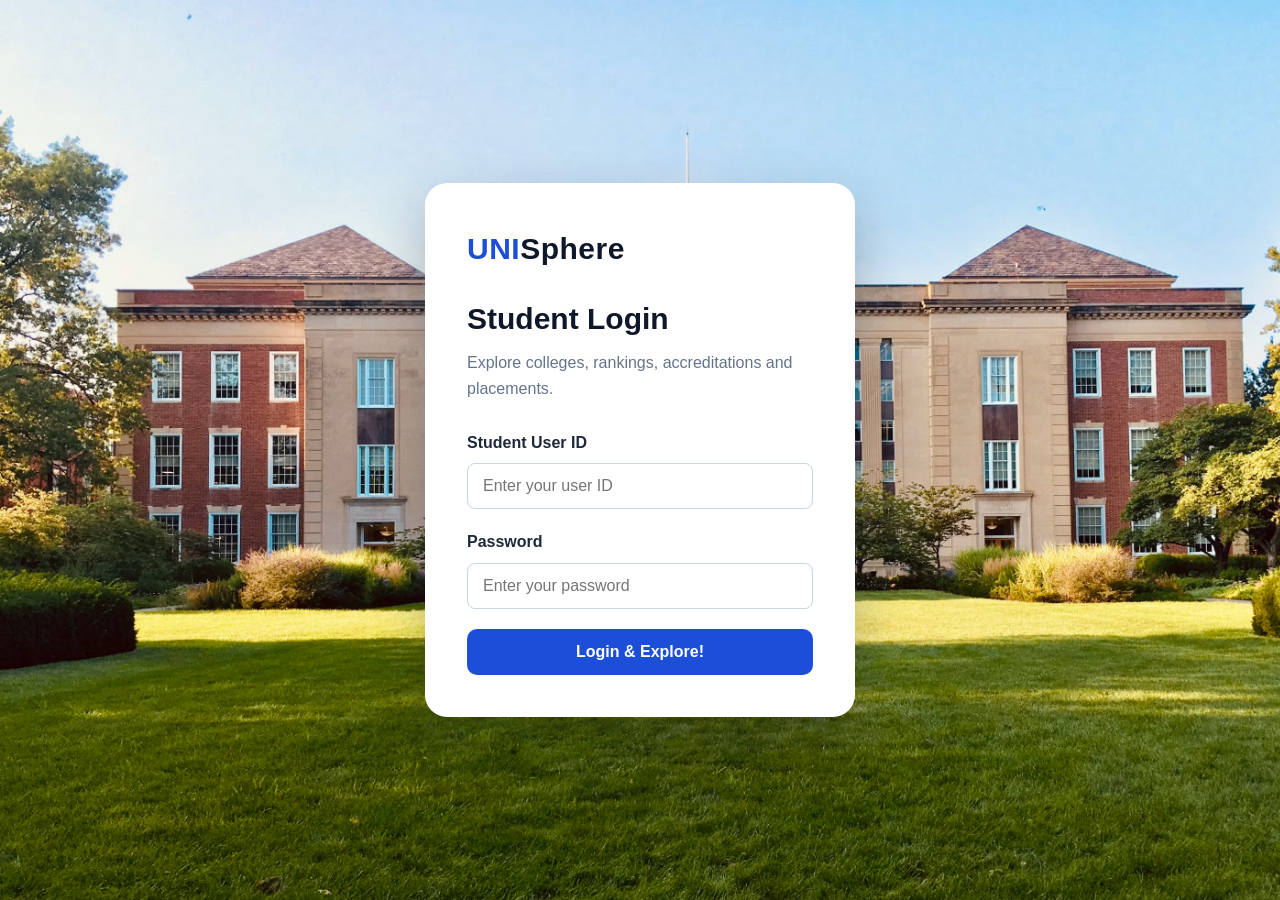
<file: index.html>
<!DOCTYPE html>
<html lang="en">
<head>
    <meta charset="UTF-8">
    <meta name="viewport" content="width=device-width, initial-scale=1.0">
    <title>Login</title>
    <link rel="stylesheet" href="style.css">
</head>
<body>

<main class="login-page">
    <section class="login-box">
        <div class="logo">UNI<span>Sphere</span></div>

        <h1>Student Login</h1>
        <p class="login-subtitle">
            Explore colleges, rankings, accreditations and placements.
        </p>
        <form action="home.html" method="get">
            <div class="form-group">
                <label for="user-id">Student User ID</label>
                <input
                    type="text"
                    id="user-id"
                    name="user-id"
                    placeholder="Enter your user ID"
                    required
                >
            </div>

            <div class="form-group">
                <label for="password">Password</label>
                <input
                    type="password"
                    id="password"
                    name="password"
                    placeholder="Enter your password"
                    required
                >
            </div>

            <button class="login-button" type="submit">Login & Explore!</button>
        </form>
    </section>
</main>

</body>
</html>
</file>
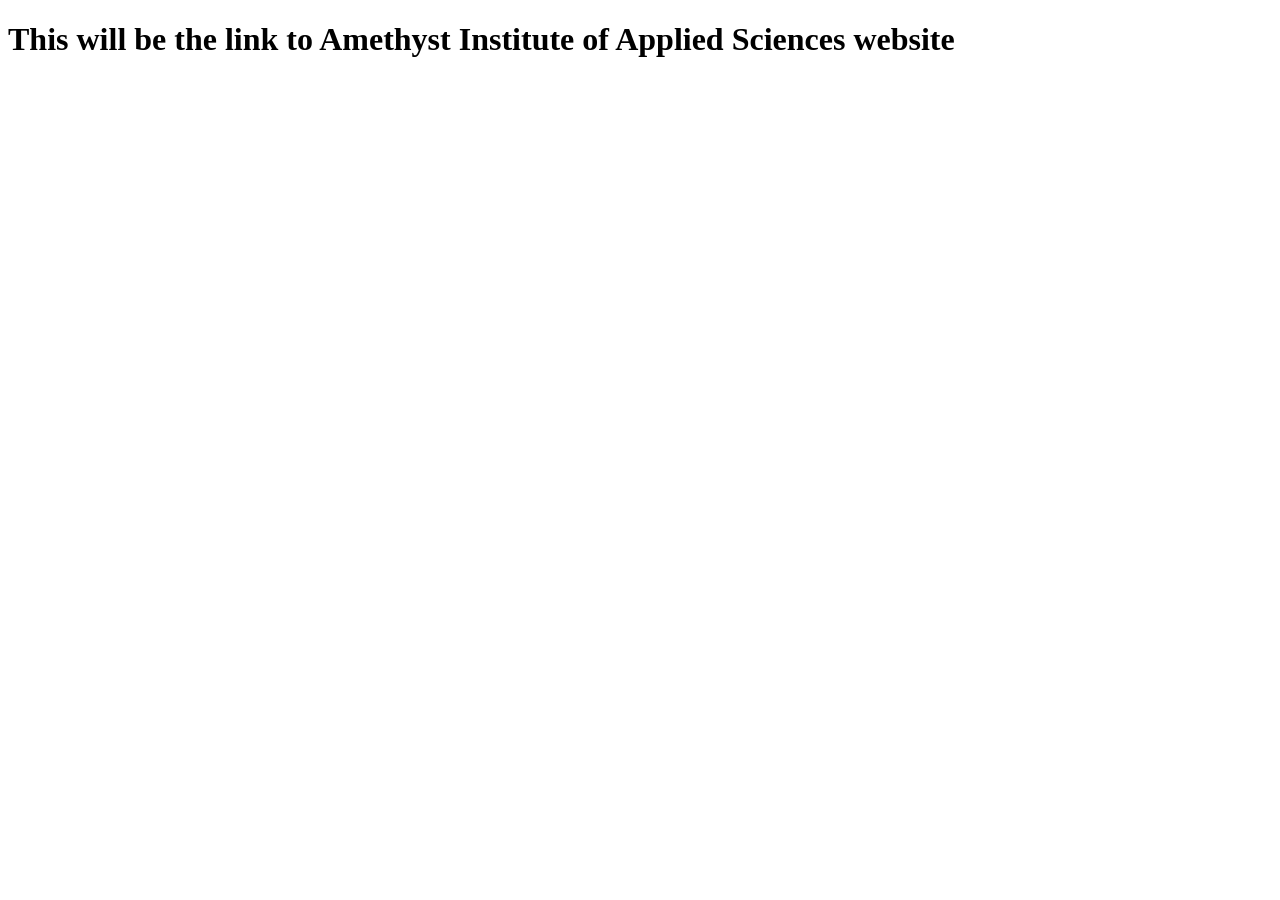
<file: amythest.html>
<!DOCTYPE html>
<html lang="en">
<head>
    <meta charset="UTF-8">
    <meta name="viewport" content="width=device-width, initial-scale=1.0">
    <title>Document</title>
</head>
<body>
    <h1>This will be the link to Amethyst Institute of Applied Sciences website</h1>
</body>
</html>
</file>
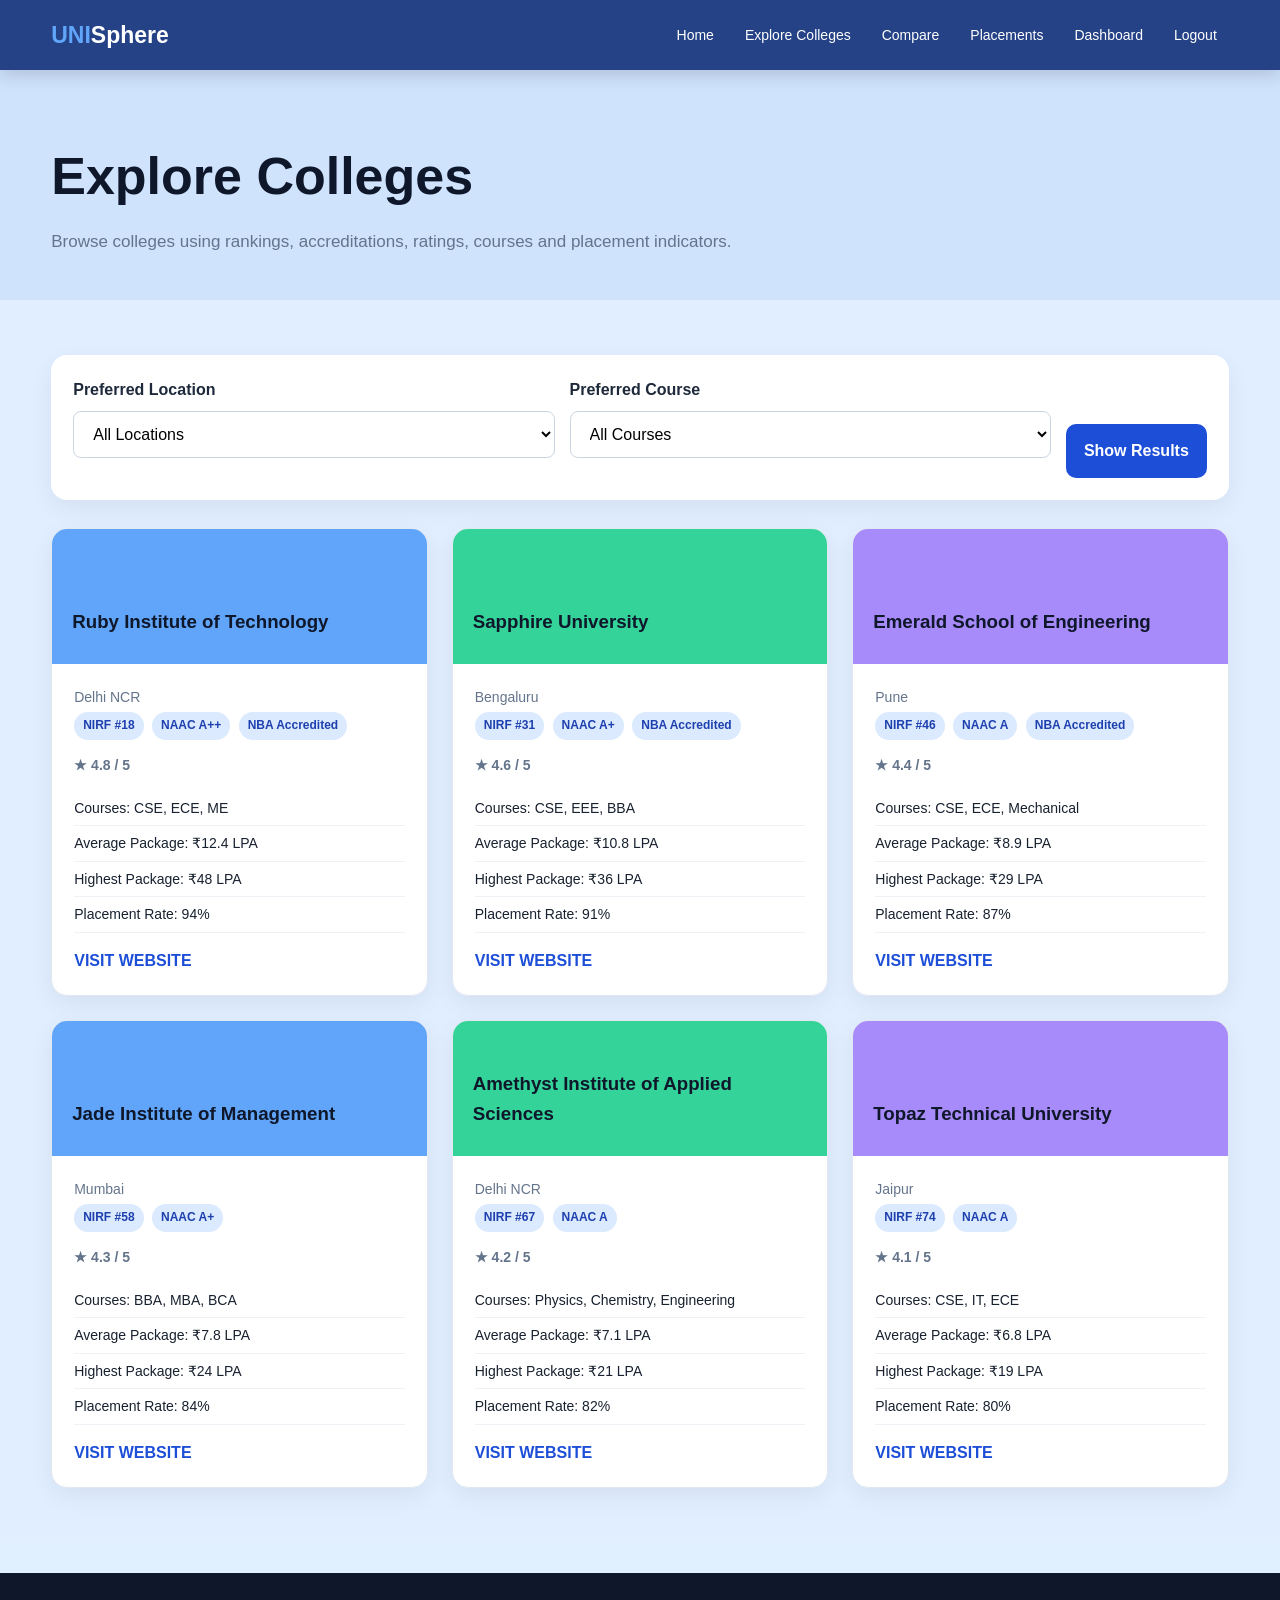
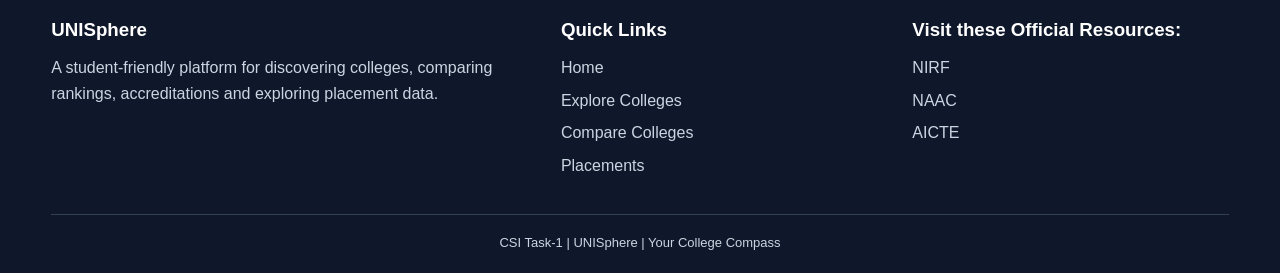
<file: colleges.html>
<!DOCTYPE html>
<html lang="en">
<head>
    <meta charset="UTF-8">
    <meta name="viewport" content="width=device-width, initial-scale=1.0">
    <title>Explore Colleges | College Explorer</title>
    <link rel="stylesheet" href="style.css">
</head>
<body>

<nav class="navbar">
    <div class="nav-container">
        <a class="nav-brand" href="home.html">UNI<span>Sphere</span></a>

        <ul class="nav-links">
            <li><a href="home.html" >Home</a></li>
            <li><a href="colleges.html">Explore Colleges</a></li>
            <li><a href="compare.html">Compare</a></li>
            <li><a href="placements.html">Placements</a></li>
            <li><a href="dashboard.html">Dashboard</a></li>
            <li><a href="login.html">Logout</a></li>
        </ul>
    </div>
</nav>


<header class="page-header">
    <div class="container">
        <h1>Explore Colleges</h1>
        <p>
            Browse colleges using rankings, accreditations, ratings,
            courses and placement indicators.
        </p>
    </div>
</header>

<section class="section">
    <div class="container">
        <div class="filter-box">
            <div class="form-group">
                <label for="location">Preferred Location</label>
                <select id="location">
                    <option>All Locations</option>
                    <option>Delhi NCR</option>
                    <option>Mumbai</option>
                    <option>Bengaluru</option>
                    <option>Pune</option>
                    <option>Chennai</option>
                </select>
            </div>

            <div class="form-group">
                <label for="course">Preferred Course</label>
                <select id="course">
                    <option>All Courses</option>
                    <option>Computer Science</option>
                    <option>Electronics</option>
                    <option>Mechanical Engineering</option>
                    <option>Business Administration</option>
                </select>
            </div>

            <a href="#college-list" class="primary-button">Show Results</a>
        </div>

        <div id="college-list" class="college-grid">

            <article class="card college-card">
                <div class="college-top">
                    <h3>Ruby Institute of Technology</h3>
                </div>
                <div class="college-content">
                    <p>Delhi NCR</p>
                    <span class="badge">NIRF #18</span>
                    <span class="badge">NAAC A++</span>
                    <span class="badge">NBA Accredited</span>
                    <p class="rating">★ 4.8 / 5</p>
                    <ul class="detail-list">
                        <li>Courses: CSE, ECE, ME</li>
                        <li>Average Package: ₹12.4 LPA</li>
                        <li>Highest Package: ₹48 LPA</li>
                        <li>Placement Rate: 94%</li>
                    </ul>
                    <a class="text-link" href="ruby.html">VISIT WEBSITE</a>
                </div>
            </article>

            <article class="card college-card">
                <div class="college-top green">
                    <h3>Sapphire University</h3>
                </div>
                <div class="college-content">
                    <p>Bengaluru</p>
                    <span class="badge">NIRF #31</span>
                    <span class="badge">NAAC A+</span>
                    <span class="badge">NBA Accredited</span>
                    <p class="rating">★ 4.6 / 5</p>
                    <ul class="detail-list">
                        <li>Courses: CSE, EEE, BBA</li>
                        <li>Average Package: ₹10.8 LPA</li>
                        <li>Highest Package: ₹36 LPA</li>
                        <li>Placement Rate: 91%</li>
                    </ul>
                    <a class="text-link" href="sapphire.html">VISIT WEBSITE</a>
                </div>
            </article>

            <article class="card college-card">
                <div class="college-top purple">
                    <h3>Emerald School of Engineering</h3>
                </div>
                <div class="college-content">
                    <p>Pune</p>
                    <span class="badge">NIRF #46</span>
                    <span class="badge">NAAC A</span>
                    <span class="badge">NBA Accredited</span>
                    <p class="rating">★ 4.4 / 5</p>
                    <ul class="detail-list">
                        <li>Courses: CSE, ECE, Mechanical</li>
                        <li>Average Package: ₹8.9 LPA</li>
                        <li>Highest Package: ₹29 LPA</li>
                        <li>Placement Rate: 87%</li>
                    </ul>
                    <a class="text-link" href="emerald.html">VISIT WEBSITE</a>
                </div>
            </article>

            <article class="card college-card">
                <div class="college-top">
                    <h3>Jade Institute of Management</h3>
                </div>
                <div class="college-content">
                    <p>Mumbai</p>
                    <span class="badge">NIRF #58</span>
                    <span class="badge">NAAC A+</span>
                    <p class="rating">★ 4.3 / 5</p>
                    <ul class="detail-list">
                        <li>Courses: BBA, MBA, BCA</li>
                        <li>Average Package: ₹7.8 LPA</li>
                        <li>Highest Package: ₹24 LPA</li>
                        <li>Placement Rate: 84%</li>
                    </ul>
                    <a class="text-link" href="jade.html">VISIT WEBSITE</a>
                </div>
            </article>

            <article class="card college-card">
                <div class="college-top green">
                    <h3>Amethyst Institute of Applied Sciences</h3>
                </div>
                <div class="college-content">
                    <p>Delhi NCR</p>
                    <span class="badge">NIRF #67</span>
                    <span class="badge">NAAC A</span>
                    <p class="rating">★ 4.2 / 5</p>
                    <ul class="detail-list">
                        <li>Courses: Physics, Chemistry, Engineering</li>
                        <li>Average Package: ₹7.1 LPA</li>
                        <li>Highest Package: ₹21 LPA</li>
                        <li>Placement Rate: 82%</li>
                    </ul>
                    <a class="text-link" href="amythest.html">VISIT WEBSITE</a>
                </div>
            </article>

            <article class="card college-card">
                <div class="college-top purple">
                    <h3>Topaz Technical University</h3>
                </div>
                <div class="college-content">
                    <p>Jaipur</p>
                    <span class="badge">NIRF #74</span>
                    <span class="badge">NAAC A</span>
                    <p class="rating">★ 4.1 / 5</p>
                    <ul class="detail-list">
                        <li>Courses: CSE, IT, ECE</li>
                        <li>Average Package: ₹6.8 LPA</li>
                        <li>Highest Package: ₹19 LPA</li>
                        <li>Placement Rate: 80%</li>
                    </ul>
                    <a class="text-link" href="topaz.html">VISIT WEBSITE</a>
                </div>
            </article>

        </div>
    </div>
</section>

<footer>
    <div class="container footer-grid">
        <div>
            <h3>UNISphere</h3>
            <p>
                A student-friendly platform for discovering colleges,
                comparing rankings, accreditations and exploring placement data.
            </p>
        </div>

        <div>
            <h3>Quick Links</h3>
            <ul>
                <li><a href="home.html">Home</a></li>
                <li><a href="colleges.html">Explore Colleges</a></li>
                <li><a href="compare.html">Compare Colleges</a></li>
                <li><a href="placements.html">Placements</a></li>
            </ul>
        </div>

        <div>
            <h3>Visit these Official Resources:</h3>
            <ul>
                <li>
                    <a href="https://www.nirfindia.org/" target="_blank" rel="noopener">
                        NIRF
                    </a>
                </li>
                <li>
                    <a href="https://www.naac.gov.in/" target="_blank" rel="noopener">
                        NAAC
                    </a>
                </li>
                <li>
                    <a href="https://www.aicte-india.org/" target="_blank" rel="noopener">
                        AICTE
                    </a>
                </li>
            </ul>
        </div>
    </div>

    <div class="container copyright">
        CSI Task-1 | UNISphere | Your College Compass
    </div>
</footer>


</body>
</html>
</file>
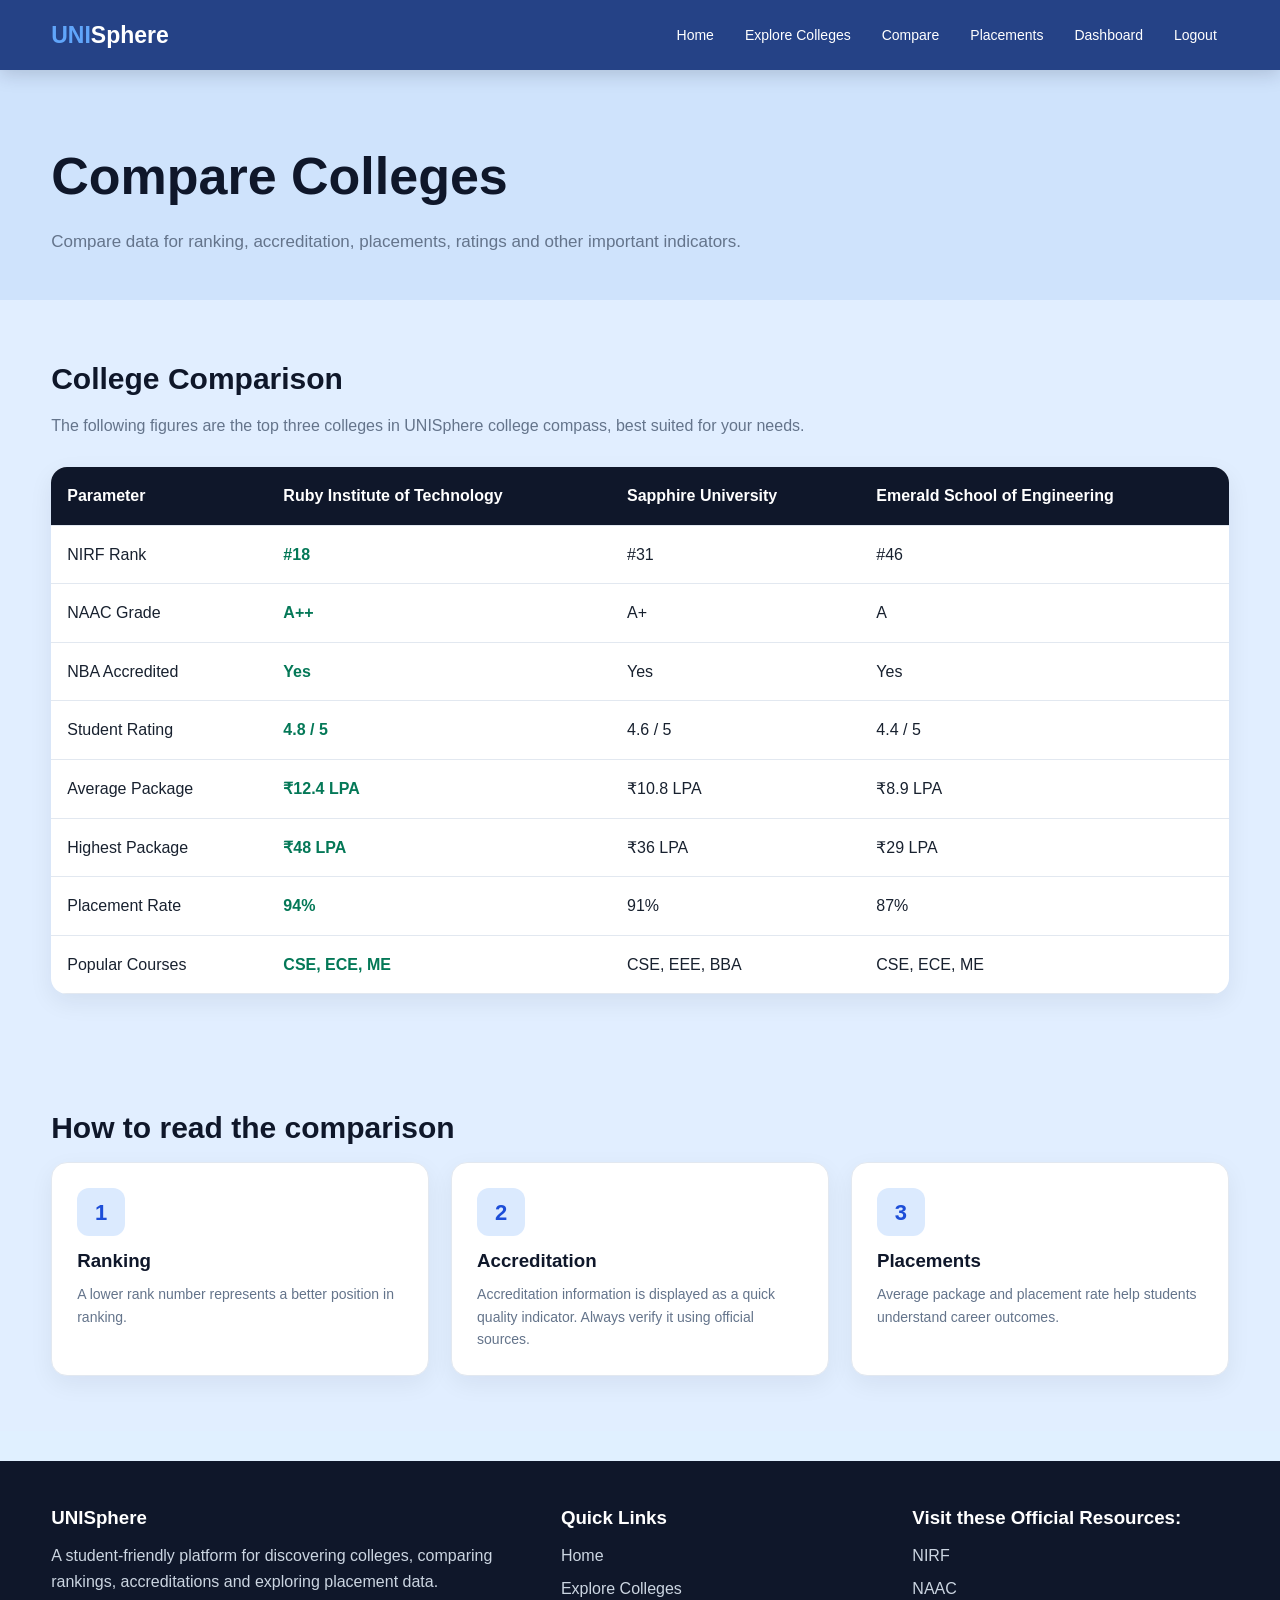
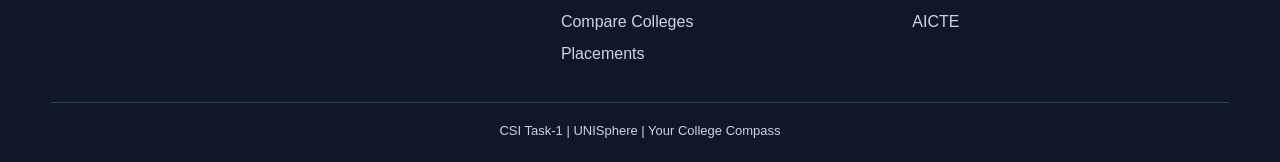
<file: compare.html>
<!DOCTYPE html>
<html lang="en">
<head>
    <meta charset="UTF-8">
    <meta name="viewport" content="width=device-width, initial-scale=1.0">
    <title>Compare Colleges | UNISphere</title>
    <link rel="stylesheet" href="style.css">
</head>
<body>

<nav class="navbar">
    <div class="nav-container">
        <a class="nav-brand" href="home.html">UNI<span>Sphere</span></a>

        <ul class="nav-links">
            <li><a href="home.html" >Home</a></li>
            <li><a href="colleges.html">Explore Colleges</a></li>
            <li><a href="compare.html">Compare</a></li>
            <li><a href="placements.html">Placements</a></li>
            <li><a href="dashboard.html">Dashboard</a></li>
            <li><a href="login.html">Logout</a></li>
        </ul>
    </div>
</nav>


<header class="page-header">
    <div class="container">
        <h1>Compare Colleges</h1>
        <p>
            Compare data for ranking, accreditation, placements,
            ratings and other important indicators.
        </p>
    </div>
</header>

<section class="section">
    <div class="container">
        <h2 class="section-title">College Comparison</h2>
        <p class="section-subtitle">
            The following figures are the top three colleges in UNISphere college compass, best suited for your needs.
        </p>
        <div class="table-wrap">
            <table class="comparison-table">
                <thead>
                    <tr>
                        <th>Parameter</th>
                        <th>Ruby Institute of Technology</th>
                        <th>Sapphire University</th>
                        <th>Emerald School of Engineering</th>
                    </tr>
                </thead>
                <tbody>
                    <tr>
                        <td>NIRF Rank</td>
                        <td class="good">#18</td>
                        <td>#31</td>
                        <td>#46</td>
                    </tr>
                    <tr>
                        <td>NAAC Grade</td>
                        <td class="good">A++</td>
                        <td>A+</td>
                        <td>A</td>
                    </tr>
                    <tr>
                        <td>NBA Accredited</td>
                        <td class="good">Yes</td>
                        <td>Yes</td>
                        <td>Yes</td>
                    </tr>
                    <tr>
                        <td>Student Rating</td>
                        <td class="good">4.8 / 5</td>
                        <td>4.6 / 5</td>
                        <td>4.4 / 5</td>
                    </tr>
                    <tr>
                        <td>Average Package</td>
                        <td class="good">₹12.4 LPA</td>
                        <td>₹10.8 LPA</td>
                        <td>₹8.9 LPA</td>
                    </tr>
                    <tr>
                        <td>Highest Package</td>
                        <td class="good">₹48 LPA</td>
                        <td>₹36 LPA</td>
                        <td>₹29 LPA</td>
                    </tr>
                    <tr>
                        <td>Placement Rate</td>
                        <td class="good">94%</td>
                        <td>91%</td>
                        <td>87%</td>
                    </tr>
                    <tr>
                        <td>Popular Courses</td>
                        <td class="good">CSE, ECE, ME</td>
                        <td>CSE, EEE, BBA</td>
                        <td>CSE, ECE, ME</td>
                    </tr>
                </tbody>
            </table>
        </div>
    </div>
</section>
<section class="section">
    <div class="container">
        <h2 class="section-title">How to read the comparison</h2>

        <div class="card-grid">
            <article class="card">
                <div class="card-icon">1</div>
                <h3>Ranking</h3>
                <p>
                    A lower rank number represents a better position in ranking.
                </p>
            </article>

            <article class="card">
                <div class="card-icon">2</div>
                <h3>Accreditation</h3>
                <p>
                    Accreditation information is displayed as a quick quality
                    indicator. Always verify it using official sources.
                </p>
            </article>

            <article class="card">
                <div class="card-icon">3</div>
                <h3>Placements</h3>
                <p>
                    Average package and placement rate help students understand
                    career outcomes.
                </p>
            </article>
        </div>
    </div>
</section>

<footer>
    <div class="container footer-grid">
        <div>
            <h3>UNISphere</h3>
            <p>
                A student-friendly platform for discovering colleges,
                comparing rankings, accreditations and exploring placement data.
            </p>
        </div>

        <div>
            <h3>Quick Links</h3>
            <ul>
                <li><a href="home.html">Home</a></li>
                <li><a href="colleges.html">Explore Colleges</a></li>
                <li><a href="compare.html">Compare Colleges</a></li>
                <li><a href="placements.html">Placements</a></li>
            </ul>
        </div>

        <div>
            <h3>Visit these Official Resources:</h3>
            <ul>
                <li>
                    <a href="https://www.nirfindia.org/" target="_blank" rel="noopener">
                        NIRF
                    </a>
                </li>
                <li>
                    <a href="https://www.naac.gov.in/" target="_blank" rel="noopener">
                        NAAC
                    </a>
                </li>
                <li>
                    <a href="https://www.aicte-india.org/" target="_blank" rel="noopener">
                        AICTE
                    </a>
                </li>
            </ul>
        </div>
    </div>

    <div class="container copyright">
        CSI Task-1 | UNISphere | Your College Compass
    </div>
</footer>


</body>
</html>
</file>
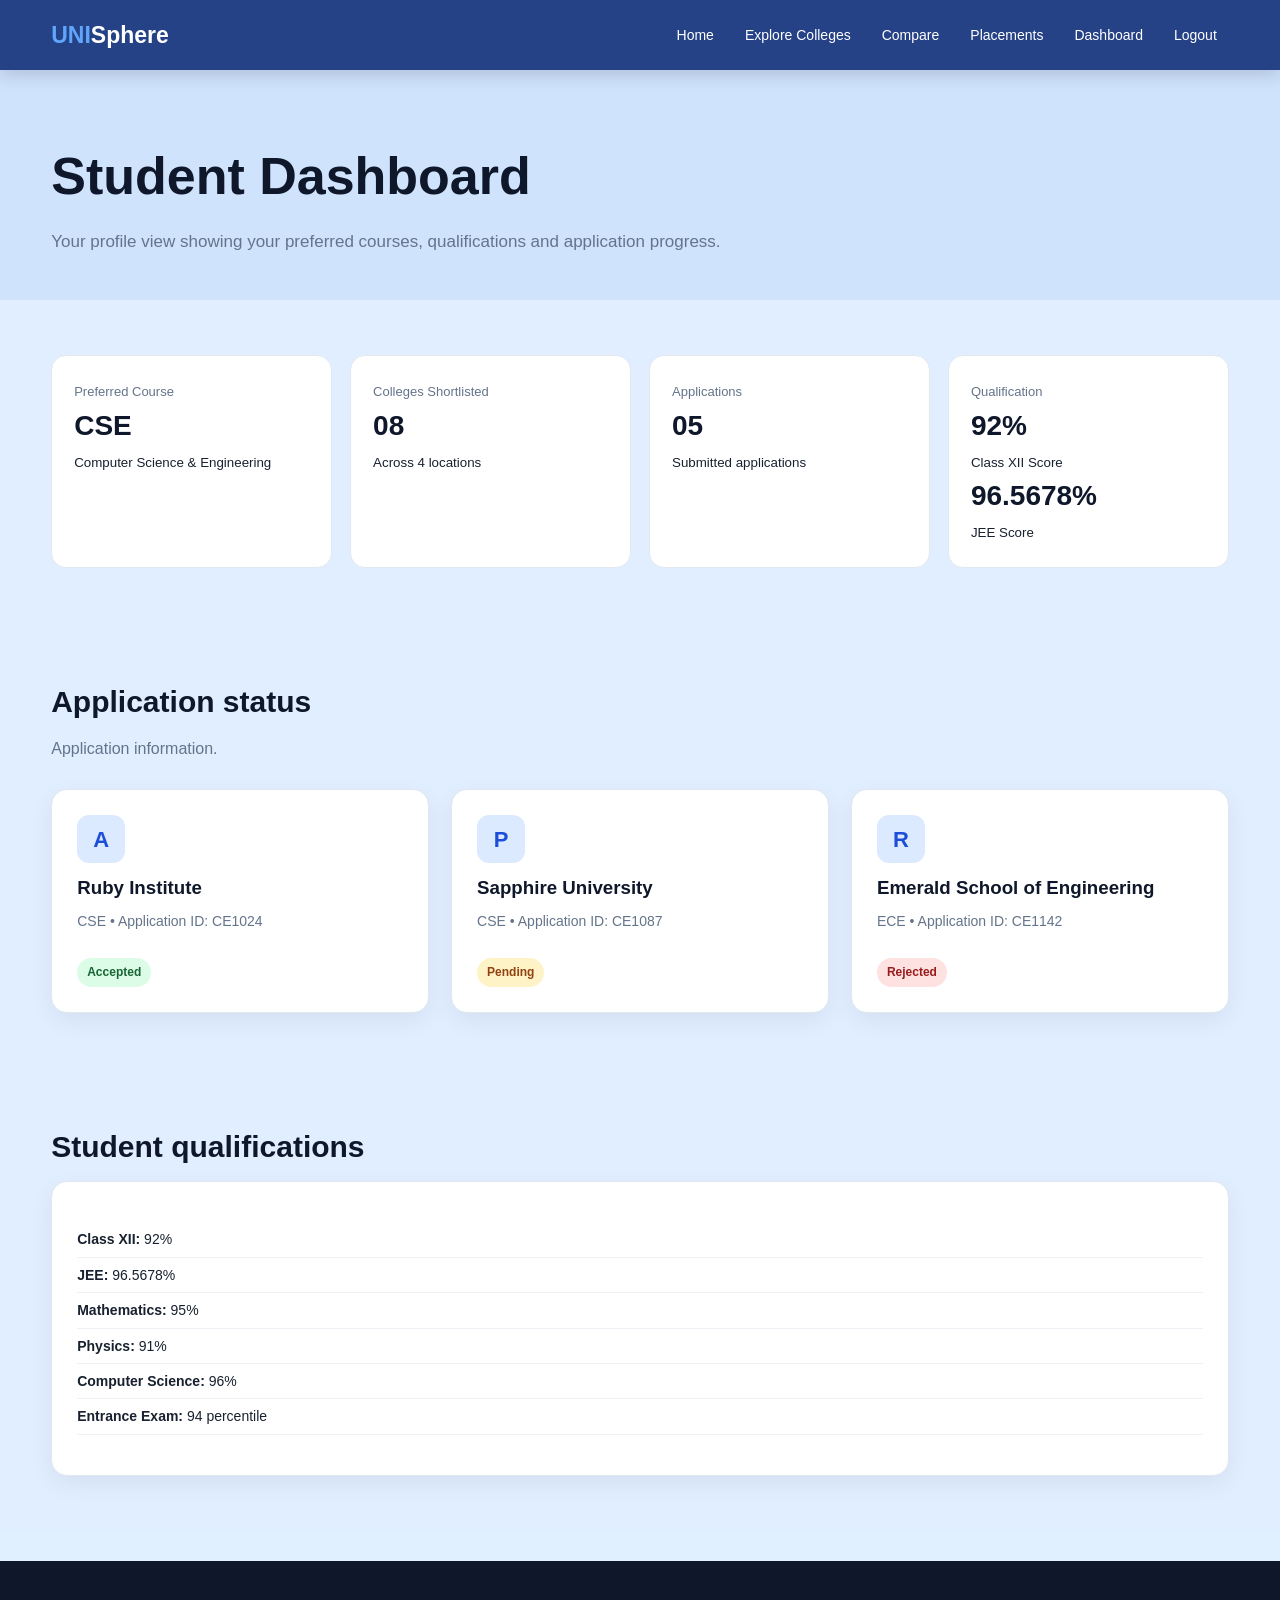
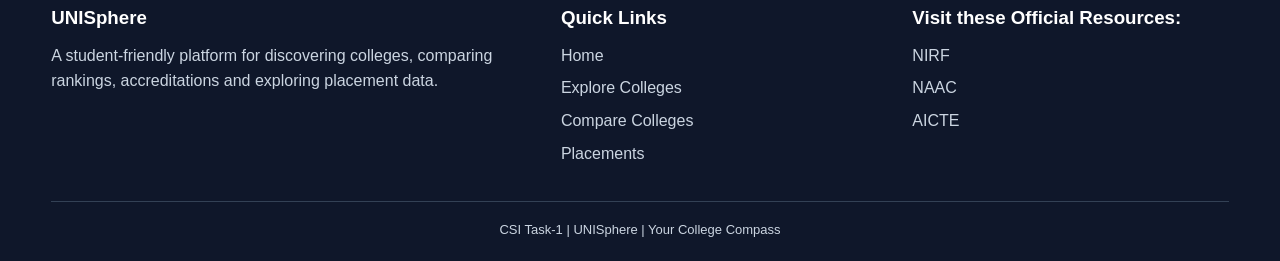
<file: dashboard.html>
<!DOCTYPE html>
<html lang="en">
<head>
    <meta charset="UTF-8">
    <meta name="viewport" content="width=device-width, initial-scale=1.0">
    <title>Student Dashboard | UNISphere</title>
    <link rel="stylesheet" href="style.css">
</head>
<body>

<nav class="navbar">
    <div class="nav-container">
        <a class="nav-brand" href="home.html">UNI<span>Sphere</span></a>

        <ul class="nav-links">
            <li><a href="home.html" >Home</a></li>
            <li><a href="colleges.html">Explore Colleges</a></li>
            <li><a href="compare.html">Compare</a></li>
            <li><a href="placements.html">Placements</a></li>
            <li><a href="dashboard.html">Dashboard</a></li>
            <li><a href="login.html">Logout</a></li>
        </ul>
    </div>
</nav>


<header class="page-header">
    <div class="container">
        <h1>Student Dashboard</h1>
        <p>
            Your profile view showing your preferred courses, qualifications
            and application progress.
        </p>
    </div>
</header>

<section class="section">
    <div class="container">
        <div class="dashboard-grid">
            <div class="stat-card">
                <span>Preferred Course</span>
                <strong>CSE</strong>
                <small>Computer Science & Engineering</small>
            </div>

            <div class="stat-card">
                <span>Colleges Shortlisted</span>
                <strong>08</strong>
                <small>Across 4 locations</small>
            </div>

            <div class="stat-card">
                <span>Applications</span>
                <strong>05</strong>
                <small>Submitted applications</small>
            </div>

            <div class="stat-card">
                <span>Qualification</span>
                <strong>92%</strong>
                <small>Class XII Score</small>
                <strong>96.5678%</strong>
                <small>JEE Score</small>
            </div>
        </div>
    </div>
</section>

<section class="section">
    <div class="container">
        <h2 class="section-title">Application status</h2>
        <p class="section-subtitle">Application information.</p>

        <div class="card-grid">
            <article class="card">
                <div class="card-icon">A</div>
                <h3>Ruby Institute</h3>
                <p>CSE • Application ID: CE1024</p>
                <br>
                <span class="status accepted">Accepted</span>
            </article>

            <article class="card">
                <div class="card-icon">P</div>
                <h3>Sapphire University</h3>
                <p>CSE • Application ID: CE1087</p>
                <br>
                <span class="status pending">Pending</span>
            </article>

            <article class="card">
                <div class="card-icon">R</div>
                <h3>Emerald School of Engineering</h3>
                <p>ECE • Application ID: CE1142</p>
                <br>
                <span class="status rejected">Rejected</span>
            </article>
        </div>
    </div>
</section>

<section class="section">
    <div class="container">
        <h2 class="section-title">Student qualifications</h2>

        <div class="card">
            <ul class="detail-list">
                <li><strong>Class XII:</strong> 92%</li>
                <li><strong>JEE:</strong> 96.5678%</li>
                <li><strong>Mathematics:</strong> 95%</li>
                <li><strong>Physics:</strong> 91%</li>
                <li><strong>Computer Science:</strong> 96%</li>
                <li><strong>Entrance Exam:</strong> 94 percentile</li>
            </ul>
        </div>
    </div>
</section>

<footer>
    <div class="container footer-grid">
        <div>
            <h3>UNISphere</h3>
            <p>
                A student-friendly platform for discovering colleges,
                comparing rankings, accreditations and exploring placement data.
            </p>
        </div>

        <div>
            <h3>Quick Links</h3>
            <ul>
                <li><a href="home.html">Home</a></li>
                <li><a href="colleges.html">Explore Colleges</a></li>
                <li><a href="compare.html">Compare Colleges</a></li>
                <li><a href="placements.html">Placements</a></li>
            </ul>
        </div>

        <div>
            <h3>Visit these Official Resources:</h3>
            <ul>
                <li>
                    <a href="https://www.nirfindia.org/" target="_blank" rel="noopener">
                        NIRF
                    </a>
                </li>
                <li>
                    <a href="https://www.naac.gov.in/" target="_blank" rel="noopener">
                        NAAC
                    </a>
                </li>
                <li>
                    <a href="https://www.aicte-india.org/" target="_blank" rel="noopener">
                        AICTE
                    </a>
                </li>
            </ul>
        </div>
    </div>

    <div class="container copyright">
        CSI Task-1 | UNISphere | Your College Compass
    </div>
</footer>


</body>
</html>
</file>
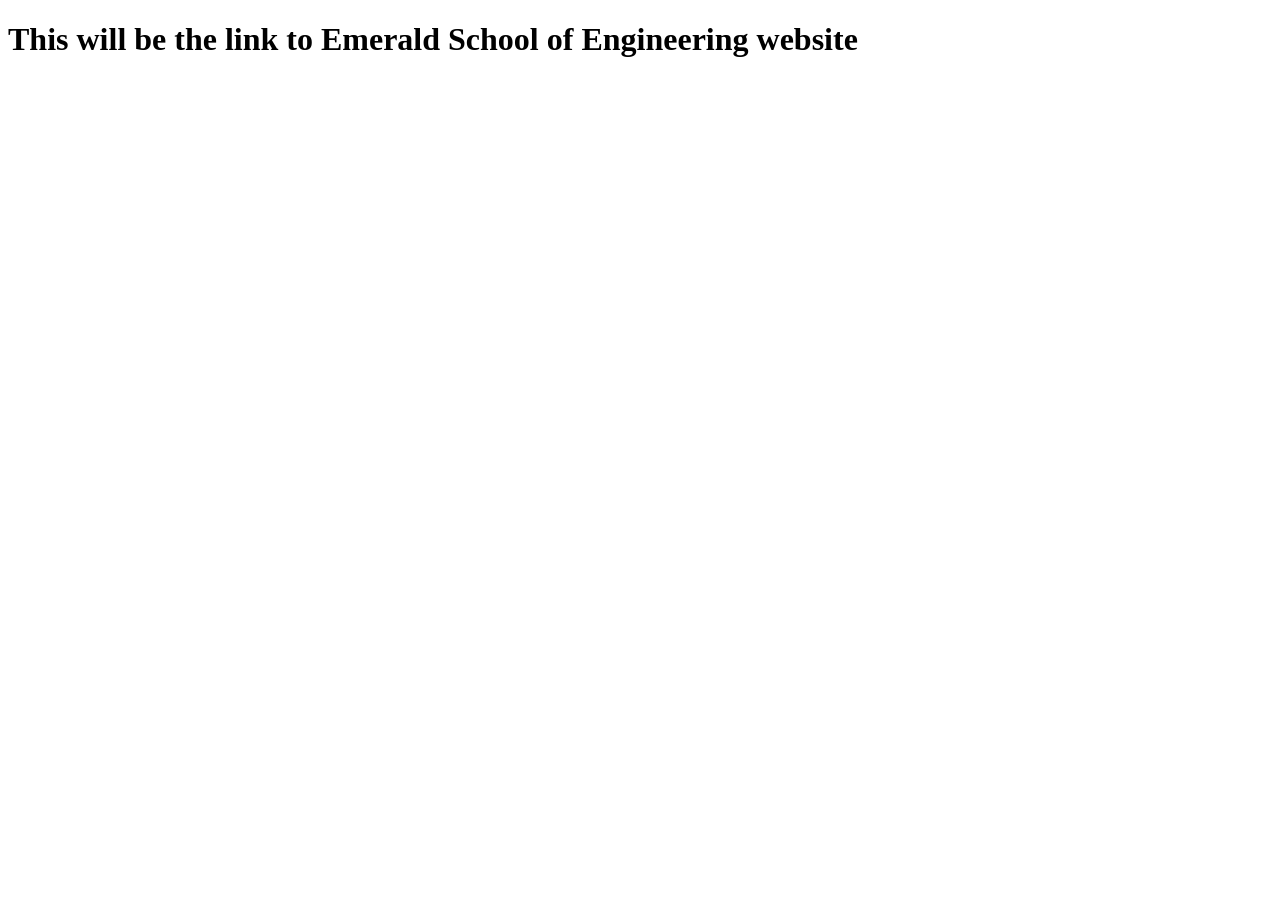
<file: emerald.html>
<!DOCTYPE html>
<html lang="en">
<head>
    <meta charset="UTF-8">
    <meta name="viewport" content="width=device-width, initial-scale=1.0">
    <title>Document</title>
</head>
<body>
    <h1>This will be the link to Emerald School of Engineering website</h1>
</body>
</html>
</file>
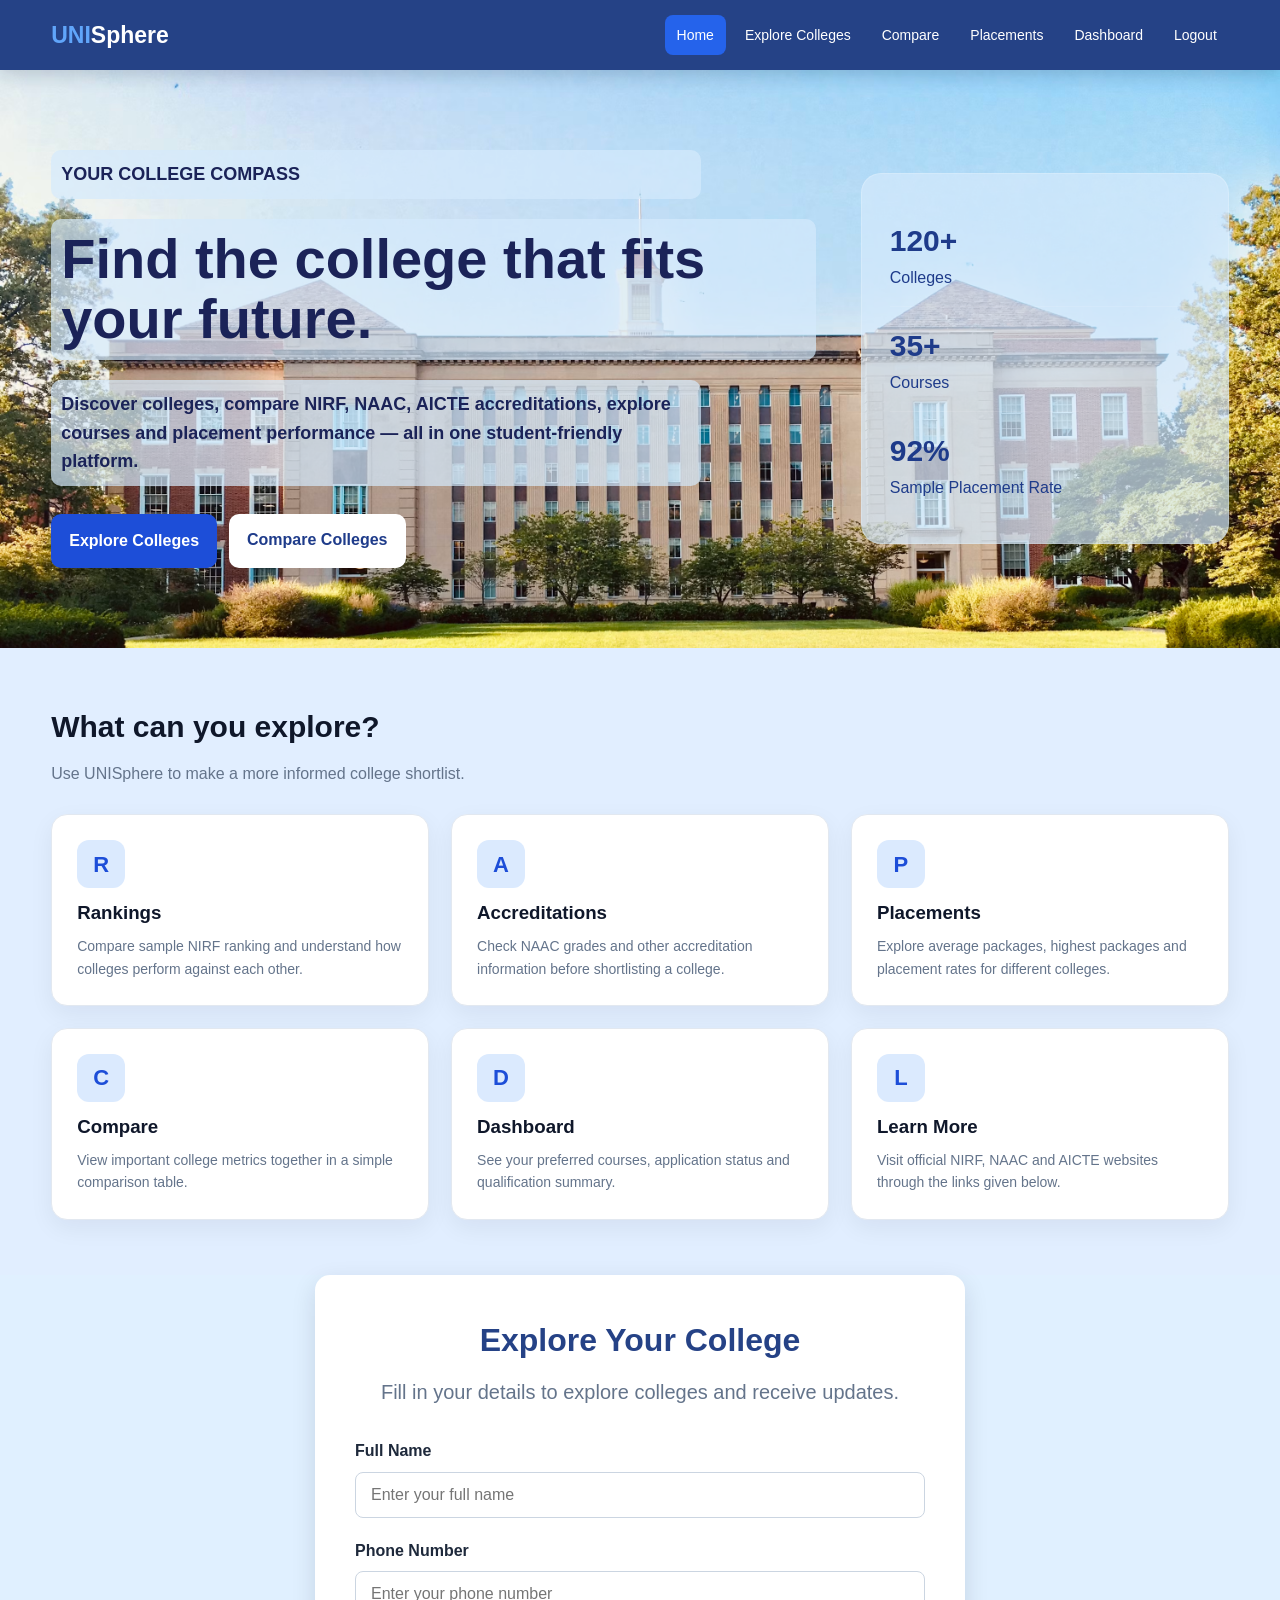
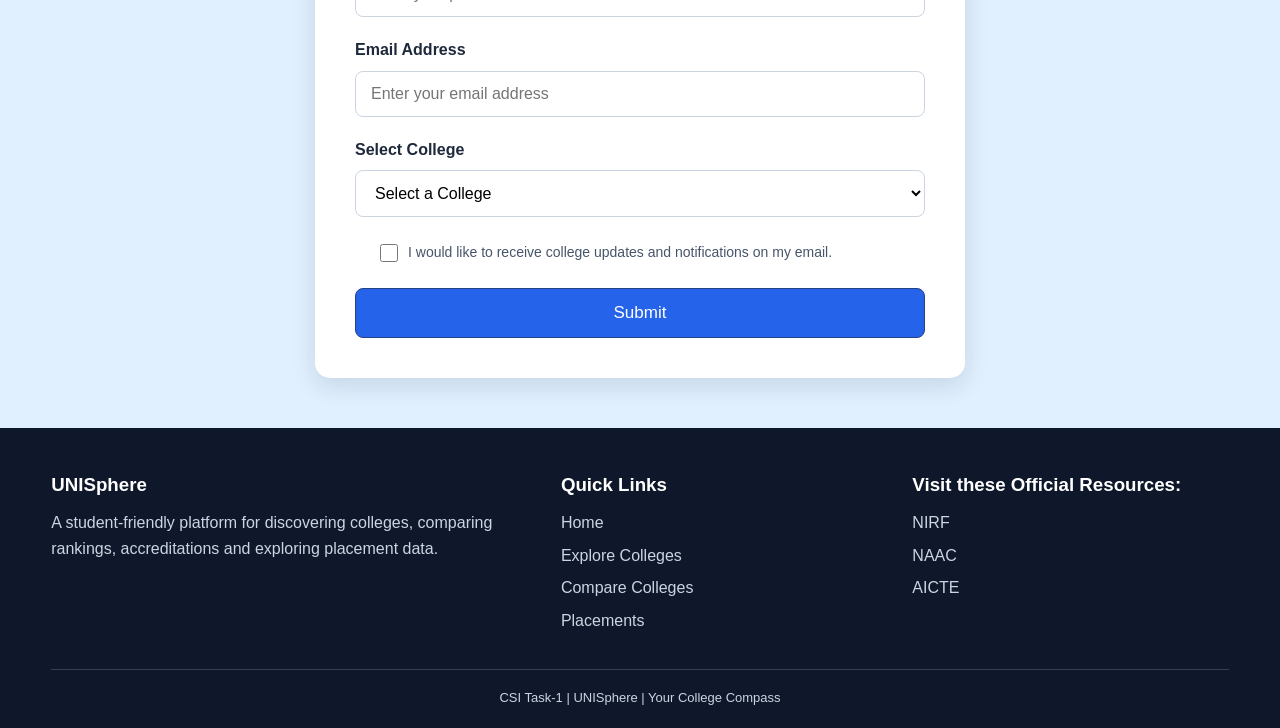
<file: home.html>
<!DOCTYPE html>
<html lang="en">
<head>
    <meta charset="UTF-8">
    <meta name="viewport" content="width=device-width, initial-scale=1.0">
    <title>Home | UNISphere</title>
    <link rel="stylesheet" href="style.css">
</head>
<body>

<nav class="navbar">
    <div class="nav-container">
        <a class="nav-brand" href="home.html">UNI<span>Sphere</span></a>

        <ul class="nav-links">
            <li><a href="home.html" class="active">Home</a></li>
            <li><a href="colleges.html">Explore Colleges</a></li>
            <li><a href="compare.html">Compare</a></li>
            <li><a href="placements.html">Placements</a></li>
            <li><a href="dashboard.html">Dashboard</a></li>
            <li><a href="index.html">Logout</a></li>
        </ul>
    </div>
</nav>


<header class="hero">
    <div class="container hero-grid">
        <div class="fade-in">
            <p>YOUR COLLEGE COMPASS</p>
            <h1>Find the college that fits your future.</h1>
            <p>
                Discover colleges, compare NIRF, NAAC, AICTE accreditations, explore
                courses and placement performance — all in one student-friendly platform.
            </p>

            <div class="hero-buttons">
                <a href="colleges.html" class="primary-button">Explore Colleges</a>
                <a href="compare.html" class="secondary-button">Compare Colleges</a>
            </div>
        </div>

        <aside class="hero-stat-box fade-in">
            <div class="hero-stat">
                <strong>120+</strong>
                Colleges
            </div>
            <div class="hero-stat">
                <strong>35+</strong>
                Courses
            </div>
            <div class="hero-stat">
                <strong>92%</strong>
                Sample Placement Rate
            </div>
        </aside>
    </div>
</header>

<section class="section">
    <div class="container">
        <h2 class="section-title">What can you explore?</h2>
        <p class="section-subtitle">
            Use UNISphere to make a more informed college shortlist.
        </p>

        <div class="card-grid">
            <article class="card">
                <div class="card-icon">R</div>
                <h3>Rankings</h3>
                <p>
                    Compare sample NIRF ranking and understand how colleges
                    perform against each other.
                </p>
            </article>

            <article class="card">
                <div class="card-icon">A</div>
                <h3>Accreditations</h3>
                <p>
                    Check NAAC grades and other accreditation information
                    before shortlisting a college.
                </p>
            </article>

            <article class="card">
                <div class="card-icon">P</div>
                <h3>Placements</h3>
                <p>
                    Explore average packages, highest packages and placement
                    rates for different colleges.
                </p>
            </article>

            <article class="card">
                <div class="card-icon">C</div>
                <h3>Compare</h3>
                <p>
                    View important college metrics together in a simple comparison
                    table.
                </p>
            </article>

            <article class="card">
                <div class="card-icon">D</div>
                <h3>Dashboard</h3>
                <p>
                    See your preferred courses, application status and
                    qualification summary.
                </p>
            </article>

            <article class="card">
                <div class="card-icon">L</div>
                <h3>Learn More</h3>
                <p>
                    Visit official NIRF, NAAC and AICTE websites through the links given below.
                </p>
            </article>
        </div>
    </div>
</section>
<section class="registration-section">
    <div class="form-container">
        <h2>Explore Your College</h2>
        <p>Fill in your details to explore colleges and receive updates.</p>
        <!-- Name -->
        <div class="form-group">
        <label for="name">Full Name</label>
        <input type="text" id="name" placeholder="Enter your full name" required>
        </div>
        <!-- Phone Number -->
        <div class="form-group">
        <label for="phone">Phone Number</label>
        <input type="tel" id="phone" placeholder="Enter your phone number" maxlength="10" required>
        </div>
        <!-- Email -->
        <div class="form-group">
        <label for="email">Email Address</label>
                <input type="email" id="email" placeholder="Enter your email address" required>
        </div>
        <!-- College Dropdown -->
        <div class="form-group">
        <label for="college">Select College</label>
        <select id="college" name="college" required>
        <option>Select a College</option>
                    <option value="ruby">
                        Ruby Institute of Technology
                    </option>

                    <option value="topaz">
                        Topaz Technical University
                    </option>

                    <option value="amythest">
                        Amethyst Institute of Applied Sciences
                    </option>

                    <option value="sapphire">
                        Sapphire University
                    </option>

                    <option value="jade">
                        Jade Institute of Management
                    </option>

                    <option value="emerald">
                        Emerald School of Engineering
                    </option>

                </select>
            </div>

        <!-- email -->
        <div class="checkbox-group">
        <input type="checkbox" id="updates" value="yes">
        <label for="updates">
                    I would like to receive college updates and notifications on my email.
        </label>
        </div>
        <!-- Submit Button -->
            <button type="submit" class="submit-button">
                Submit
            </button>
        </form>
    </div>
</section>

<footer>
    <div class="container footer-grid">
        <div>
            <h3>UNISphere</h3>
            <p>
                A student-friendly platform for discovering colleges,
                comparing rankings, accreditations and exploring placement data.
            </p>
        </div>

        <div>
            <h3>Quick Links</h3>
            <ul>
                <li><a href="home.html">Home</a></li>
                <li><a href="colleges.html">Explore Colleges</a></li>
                <li><a href="compare.html">Compare Colleges</a></li>
                <li><a href="placements.html">Placements</a></li>
            </ul>
        </div>

        <div>
            <h3>Visit these Official Resources:</h3>
            <ul>
                <li>
                    <a href="https://www.nirfindia.org/" target="_blank" rel="noopener">
                        NIRF
                    </a>
                </li>
                <li>
                    <a href="https://www.naac.gov.in/" target="_blank" rel="noopener">
                        NAAC
                    </a>
                </li>
                <li>
                    <a href="https://www.aicte-india.org/" target="_blank" rel="noopener">
                        AICTE
                    </a>
                </li>
            </ul>
        </div>
    </div>

    <div class="container copyright">
        CSI Task-1 | UNISphere | Your College Compass
    </div>
</footer>


</body>
</html>
</file>
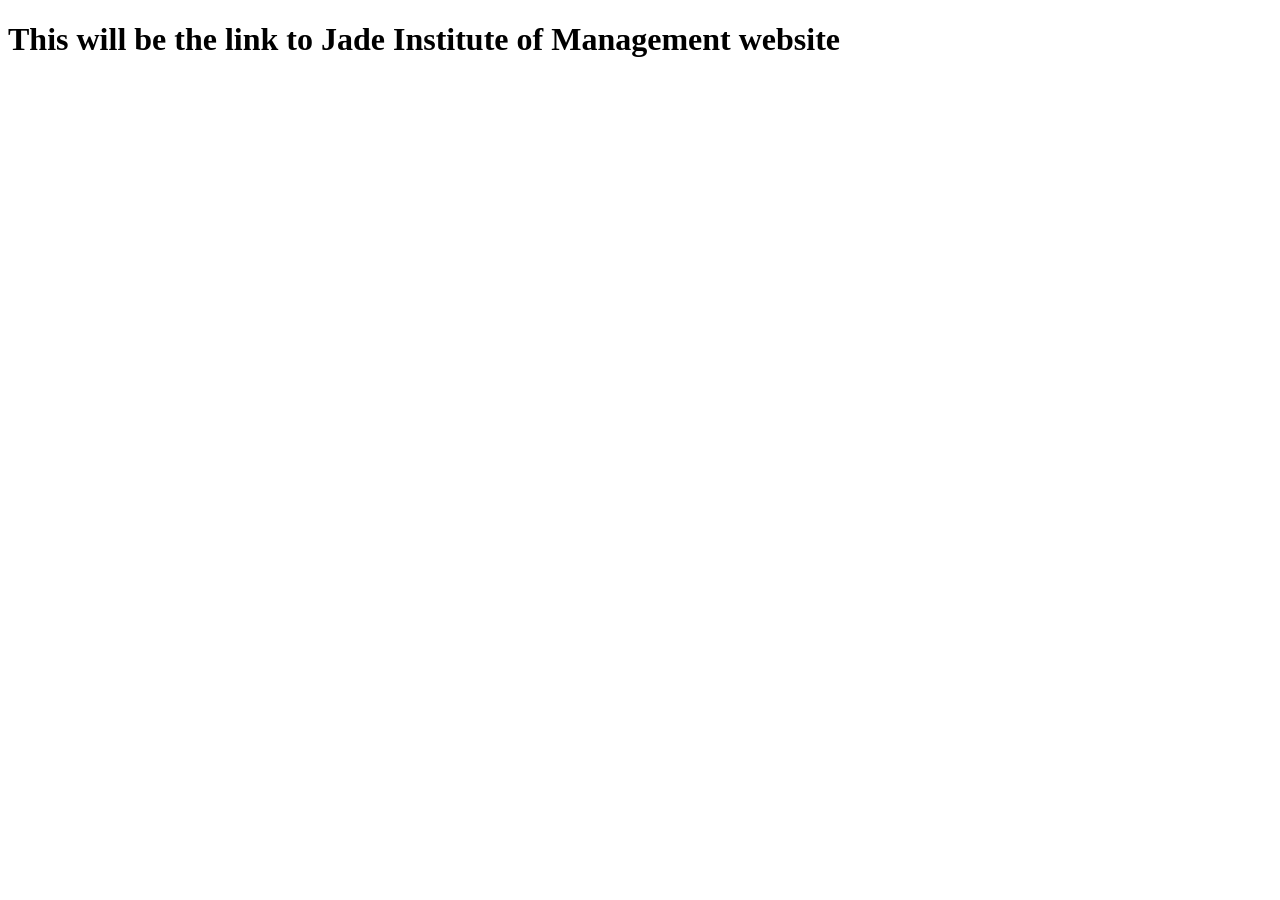
<file: jade.html>
<!DOCTYPE html>
<html lang="en">
<head>
    <meta charset="UTF-8">
    <meta name="viewport" content="width=device-width, initial-scale=1.0">
    <title>Document</title>
</head>
<body>
    <h1>This will be the link to Jade Institute of Management website</h1>
</body>
</html>
</file>
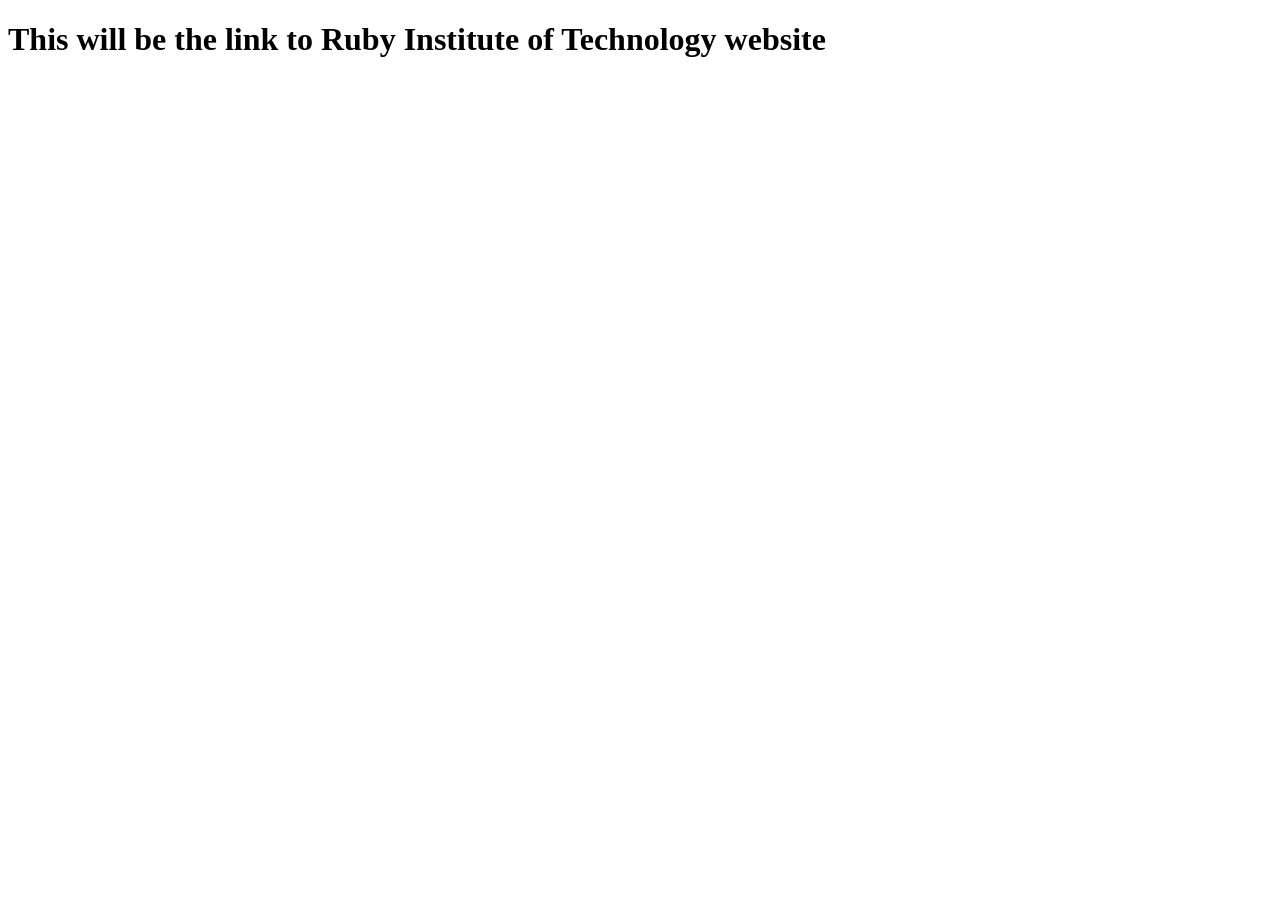
<file: ruby.html>
<!DOCTYPE html>
<html lang="en">
<head>
    <meta charset="UTF-8">
    <meta name="viewport" content="width=device-width, initial-scale=1.0">
    <title>Document</title>
</head>
<body>
    <h1>This will be the link to Ruby Institute of Technology website</h1>
</body>
</html>
</file>
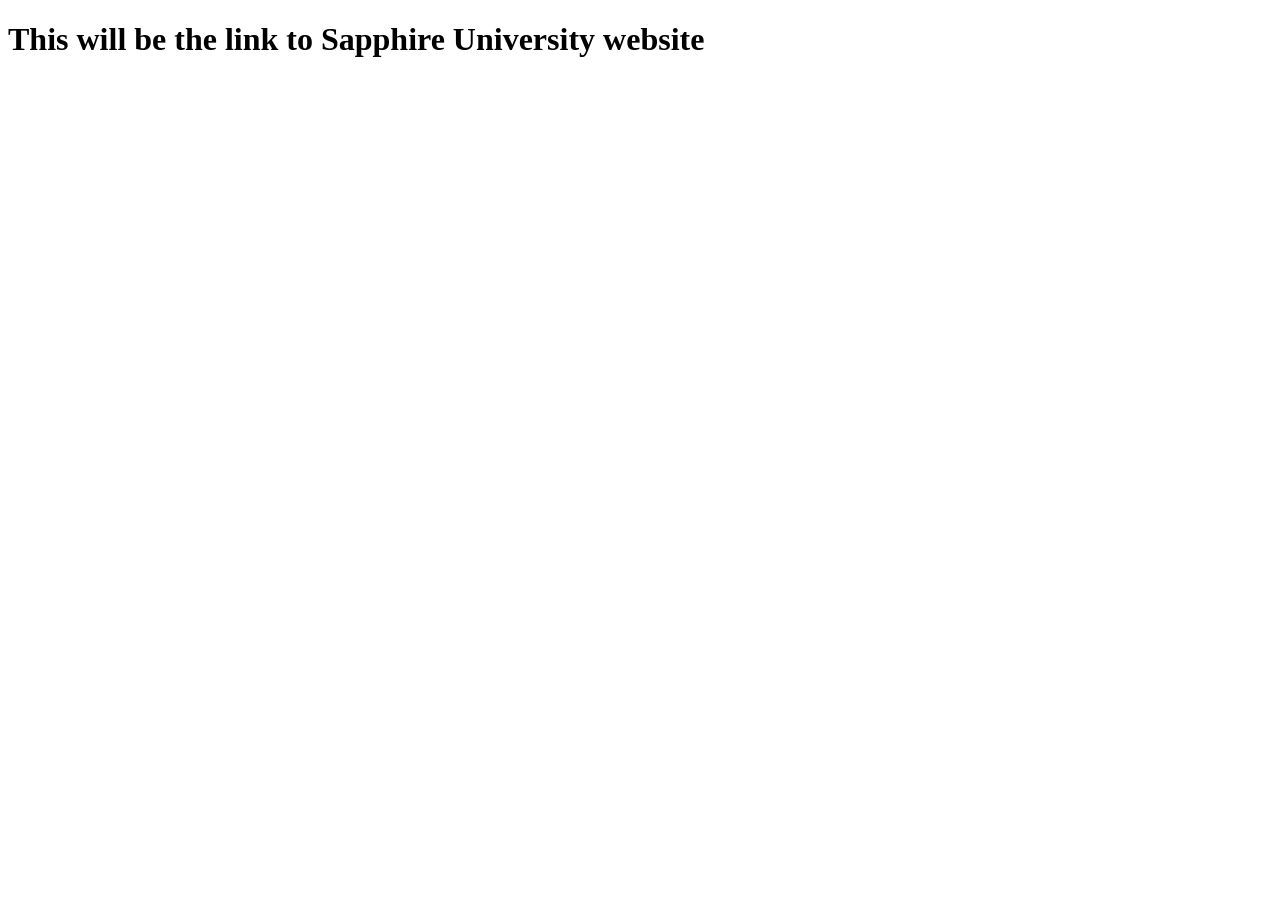
<file: sapphire.html>
<!DOCTYPE html>
<html lang="en">
<head>
    <meta charset="UTF-8">
    <meta name="viewport" content="width=device-width, initial-scale=1.0">
    <title>Document</title>
</head>
<body>
    <h1>This will be the link to Sapphire University website</h1>
</body>
</html>
</file>
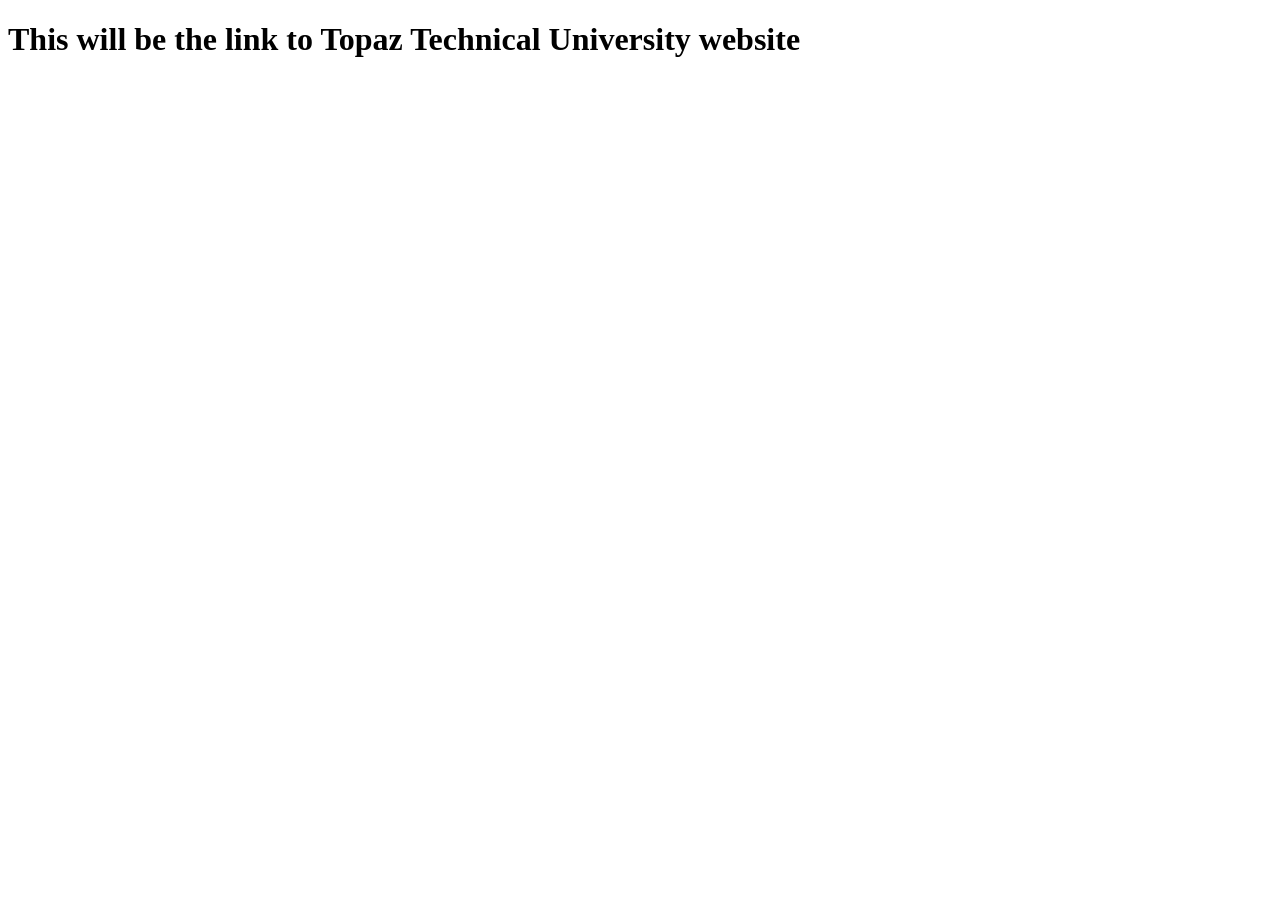
<file: topaz.html>
<!DOCTYPE html>
<html lang="en">
<head>
    <meta charset="UTF-8">
    <meta name="viewport" content="width=device-width, initial-scale=1.0">
    <title>Document</title>
</head>
<body>
    <h1>This will be the link to Topaz Technical University website</h1>
</body>
</html>
</file>
<file: style.css>
* {
    margin: 0;
    padding: 0;
    box-sizing: border-box;
}

html {
    scroll-behavior: smooth;
}

body {
    font-family: Arial, Helvetica, sans-serif;
    background: #e0f0ff;
    color: #18212f;
    line-height: 1.6;
}

a {
    color: inherit;
    text-decoration: none;
}

img {
    max-width: 100%;
    display: block;
}

/* login page */

.login-page {
    min-height: 100vh;
    display: flex;
    align-items: center;
    justify-content: center;
    padding: 30px;
    background-image: url("college_homepage_bg.jpg");
    background-size: cover;
}

.login-box {
    width: min(430px, 100%);
    background: #ffffff;
    padding: 42px;
    border-radius: 22px;
    box-shadow: 0 20px 50px rgba(15, 23, 42, 0.25);
    animation: fadeUp 0.7s ease;
}

.logo {
    font-size: 30px;
    font-weight: 800;
    color: #1d4ed8;
    letter-spacing: 0.5px;
}

.logo span {
    color: #0f172a;
}

.login-box h1 {
    margin-top: 22px;
    font-size: 30px;
    color: #0f172a;
}

.login-subtitle {
    color: #64748b;
    margin: 7px 0 28px;
}

.form-group {
    margin-bottom: 18px;
}

.form-group label {
    display: block;
    font-weight: 700;
    margin-bottom: 7px;
}

.form-group input,
select {
    width: 100%;
    padding: 13px 14px;
    border: 1px solid #cbd5e1;
    border-radius: 10px;
    font-size: 15px;
    outline: none;
    background: #fff;
}

.form-group input:focus,
select:focus {
    border-color: #2563eb;
    box-shadow: 0 0 0 3px rgba(37, 99, 235, 0.12);
}

.login-button,
.primary-button {
    display: inline-block;
    width: 100%;
    border: none;
    padding: 14px 18px;
    border-radius: 10px;
    background: #1d4ed8;
    color: #fff;
    font-size: 16px;
    font-weight: 700;
    cursor: pointer;
    text-align: center;
    transition: 0.25s ease;
}

.login-button:hover,
.primary-button:hover {
    background: #1e40af;
    transform: translateY(-2px);
}

.demo-note {
    margin-top: 18px;
    padding: 12px;
    border-radius: 10px;
    background: #eff6ff;
    color: #1e3a8a;
    font-size: 13px;
}

/* Navbar */

.navbar {
    position: sticky;
    top: 0;
    z-index: 1000;
    background: #254286;
    color: #fff;
    box-shadow: 0 4px 18px rgba(15, 23, 42, 0.18);
}

.nav-container {
    width: min(1180px, 92%);
    margin: auto;
    min-height: 70px;
    display: flex;
    align-items: center;
    justify-content: space-between;
    gap: 25px;
}

.nav-brand {
    font-size: 23px;
    font-weight: 800;
    color: #60a5fa;
}

.nav-brand span {
    color: #fff;
}

.nav-links {
    display: flex;
    list-style: none;
    gap: 7px;
    flex-wrap: wrap;
    justify-content: flex-end;
}

.nav-links a {
    display: block;
    padding: 9px 12px;
    border-radius: 8px;
    font-size: 14px;
    transition: 0.2s;
}

.nav-links a:hover,
.nav-links a.active {
    background: #2563eb;
}

/* Common Layout */

.container {
    width: min(1180px, 92%);
    margin: auto;
}

.page-header {
    padding: 65px 0 45px;
    background: hsl(213, 88%, 90%);
}

.page-header h1 {
    font-size: clamp(34px, 5vw, 52px);
    color: #0f172a;
    margin-bottom: 10px;
}

.page-header p {
    max-width: 720px;
    color: #64748b;
    font-size: 17px;
}

.section {
    padding: 55px 0;
    background-color: #e1eeff
}

.section-title {
    font-size: 30px;
    color: #0f172a;
    margin-bottom: 10px;
}

.section-subtitle {
    color: #64748b;
    margin-bottom: 28px;
}

/*Hero*/

.hero {
    padding: 80px 0;
    background-image: url("college_homepage_bg.jpg");
    background-size: cover;
    color: white;
}

.hero-grid {
    display: grid;
    grid-template-columns: 1.35fr 0.65fr;
    gap: 45px;
    align-items: center;
}

.hero h1 {
    font-size: 56px;
    line-height: 1.08;
    margin-bottom: 20px;
    margin-top: 20px;
    border-radius: 10px;
    background: rgb(213, 234, 252,0.7);
    color:#1b2358;
    padding: 10px;
}

.hero p {
    color: #1b2358;
    max-width: 650px;
    font-size: 18px;
    background: rgb(213, 234, 252,0.7);
    border-radius: 10px;
    padding: 10px;
    font-weight: 600;
}

.hero-buttons {
    display: flex;
    gap: 12px;
    flex-wrap: wrap;
    margin-top: 28px;
}

.hero .primary-button {
    width: auto;
}

.secondary-button {
    display: inline-block;
    padding: 13px 18px;
    background:rgb(255,255,255);
    border-radius: 10px;
    color: rgb(30, 59, 138);
    font-weight: 900;
    transition: 0.25s;
}

.secondary-button:hover {
    background: rgb(30, 59, 138);
    color: rgb(255,255,255);
}

.hero-stat-box {
    border: 1px solid rgba(255,255,255,0.18);
    border-radius: 20px;
    padding: 28px;
    background: rgb(213, 234, 252,0.7);
    color:rgb(30, 59, 138);
}

.hero-stat {
    padding: 15px 0;
    border-bottom: 1px solid rgba(255,255,255,0.1);
}

.hero-stat:last-child {
    border-bottom: none;
}

.hero-stat strong {
    display: block;
    font-size: 30px;
}
/*recruiters*/
.recruiters-section {
    padding: 70px 0;
}

.section-heading {
    text-align: center;
    max-width: 700px;
    margin: 0 auto 40px;
}

.section-tag {
    display: inline-block;
    font-size: 13px;
    font-weight: 700;
    letter-spacing: 1.5px;
    color: #2563eb;
    margin-bottom: 10px;
}

.section-heading h2 {
    font-size: 32px;
    color: #0f172a;
    margin-bottom: 12px;
}

.section-heading p {
    color: #64748b;
    font-size: 16px;
    line-height: 1.7;
}

/* Recruiter Cards */

.recruiters-grid {
    max-width: 1100px;
    margin: 0 auto;
    padding: 0 20px;

    display: grid;
    grid-template-columns: repeat(5, 1fr);
    gap: 20px;
}

.recruiter-card {
    min-height: 160px;

    background: white;
    border: 1px solid #e2e8f0;
    border-radius: 14px;

    display: flex;
    flex-direction: column;
    align-items: center;
    justify-content: center;

    padding: 25px 15px;

    transition: all 0.3s ease;

    box-shadow: 0 4px 15px rgba(15, 23, 42, 0.05);
}

.recruiter-card:hover {
    transform: translateY(-7px);
    box-shadow: 0 12px 25px rgba(15, 23, 42, 0.12);
    border-color: #bfdbfe;
}

.recruiter-card img {
    width: 100px;
    height: 55px;

    object-fit: contain;

    margin-bottom: 18px;
}

.recruiter-card h3 {
    font-size: 15px;
    font-weight: 600;
    color: #334155;
    margin: 0;
}


/*RESPONSIVE DESIGN*/

@media (max-width: 900px) {

    .recruiters-grid {
        grid-template-columns: repeat(3, 1fr);
    }

}

@media (max-width: 600px) {

    .recruiters-section {
        padding: 50px 0;
    }

    .section-heading h2 {
        font-size: 26px;
    }

    .recruiters-grid {
        grid-template-columns: repeat(2, 1fr);
        gap: 14px;
    }

    .recruiter-card {
        min-height: 140px;
    }

    .recruiter-card img {
        width: 80px;
        height: 45px;
    }

}

@media (max-width: 400px) {

    .recruiters-grid {
        grid-template-columns: 1fr;
    }

}
/*Cards*/

.card-grid {
    display: grid;
    grid-template-columns: repeat(3, 1fr);
    gap: 22px;
}

.card {
    background: #fff;
    border: 1px solid #e2e8f0;
    border-radius: 16px;
    padding: 25px;
    box-shadow: 0 8px 24px rgba(15, 23, 42, 0.06);
    transition: 0.25s ease;
}

.card:hover {
    transform: translateY(-6px);
    box-shadow: 0 14px 32px rgba(15, 23, 42, 0.12);
}

.card h3 {
    color: #0f172a;
    margin: 10px 0 7px;
}

.card p {
    color: #64748b;
    font-size: 14px;
}

.card-icon {
    width: 48px;
    height: 48px;
    display: grid;
    place-items: center;
    border-radius: 12px;
    background: #dbeafe;
    color: #1d4ed8;
    font-size: 22px;
    font-weight: 800;
}

/*College Cards*/

.college-grid {
    display: grid;
    grid-template-columns: repeat(3, 1fr);
    gap: 24px;
}

.college-card {
    overflow: hidden;
    padding: 0;
}

.college-top {
    height: 135px;
    background-color:#60a5fa;
    display: flex;
    align-items: flex-end;
    padding: 20px;
    color: #f6f2f2;
}
.college-top:hover {
    background-color: #2056ed;
}

.college-top.green {
    background-color: #34d399;
}
.college-top.green:hover {
    background-color: #059669;
}

.college-top.purple {
    background-color: #a78bfa;
}
.college-top.purple:hover {
    background-color: #8b5cf6;
}
.college-content {
    padding: 22px;
}

.badge {
    display: inline-block;
    padding: 4px 9px;
    border-radius: 20px;
    background: #dbeafe;
    color: #1e40af;
    font-size: 12px;
    font-weight: 700;
    margin: 4px 4px 0 0;
}

.rating {
    margin: 14px 0;
    color: #b45309;
    font-weight: 800;
}

.detail-list {
    list-style: none;
    margin: 15px 0;
}

.detail-list li {
    padding: 6px 0;
    border-bottom: 1px solid #eef2f7;
    font-size: 14px;
}

.text-link {
    color: #1d4ed8;
    font-weight: 700;
}

.text-link:hover {
    text-decoration: underline;
}

/*Comparison Table*/

.table-wrap {
    overflow-x: auto;
    background: #fff;
    border-radius: 16px;
    box-shadow: 0 8px 25px rgba(15, 23, 42, 0.07);
}

.comparison-table {
    width: 100%;
    min-width: 780px;
    border-collapse: collapse;
}

.comparison-table th,
.comparison-table td {
    padding: 16px;
    text-align: left;
    border-bottom: 1px solid #e2e8f0;
}

.comparison-table th {
    background: #0f172a;
    color: #fff;
}

.comparison-table tr:hover td {
    background: #f8fafc;
}

.good {
    color: #047857;
    font-weight: 700;
}

/*Dashboard*/

.filter-box {
    background: #fff;
    padding: 22px;
    border-radius: 16px;
    margin-bottom: 28px;
    display: grid;
    grid-template-columns: 1fr 1fr auto;
    gap: 15px;
    align-items: end;
    box-shadow: 0 8px 25px rgba(15, 23, 42, 0.06);
}

.filter-box .primary-button {
    width: auto;
}

.dashboard-grid {
    display: grid;
    grid-template-columns: repeat(4, 1fr);
    gap: 18px;
}

.stat-card {
    background: #fff;
    border-radius: 15px;
    padding: 22px;
    border: 1px solid #e2e8f0;
}

.stat-card span {
    color: #64748b;
    font-size: 13px;
}

.stat-card strong {
    display: block;
    font-size: 28px;
    color: #0f172a;
}

.status {
    display: inline-block;
    padding: 5px 10px;
    border-radius: 20px;
    font-size: 12px;
    font-weight: 700;
}

.status.accepted {
    background: #dcfce7;
    color: #166534;
}

.status.pending {
    background: #fef3c7;
    color: #92400e;
}

.status.rejected {
    background: #fee2e2;
    color: #991b1b;
}

/* footer */

footer {
    background: #0f172a;
    color: #cbd5e1;
    padding: 42px 0 20px;
    margin-top: 30px;
}

.footer-grid {
    display: grid;
    grid-template-columns: 1.5fr 1fr 1fr;
    gap: 35px;
}

footer h3 {
    color: #fff;
    margin-bottom: 10px;
}

footer ul {
    list-style: none;
}

footer li {
    margin: 7px 0;
}

footer a:hover {
    color: #60a5fa;
}

.copyright {
    border-top: 1px solid #334155;
    margin-top: 28px;
    padding-top: 18px;
    font-size: 13px;
    text-align: center;
}

/*Animations*/

@keyframes fadeUp {
    from {
        opacity: 0;
        transform: translateY(18px);
    }
    to {
        opacity: 1;
        transform: translateY(0);
    }
}

.fade-in {
    animation: fadeUp 0.7s ease both;
}


/*Responsive*/

@media (max-width: 900px) {
    .hero-grid,
    .card-grid,
    .college-grid {
        grid-template-columns: repeat(2, 1fr);
    }

    .dashboard-grid {
        grid-template-columns: repeat(2, 1fr);
    }

    .nav-container {
        flex-direction: column;
        padding: 14px 0;
    }

    .nav-links {
        justify-content: center;
    }
}

@media (max-width: 650px) {
    .hero-grid,
    .card-grid,
    .college-grid,
    .dashboard-grid,
    .footer-grid {
        grid-template-columns: 1fr;
    }

    .filter-box {
        grid-template-columns: 1fr;
    }

    .hero {
        padding: 55px 0;
    }

    .page-header {
        padding: 45px 0 30px;
    }

    .login-box {
        padding: 30px 23px;
    }
}

/* form */
.registration-section {
    padding-bottom: 20px;
    background-color: #e0f0ff;
}

.form-container {
    max-width: 650px;
    margin: auto;
    padding: 40px;
    background-color: white;
    border-radius: 15px;
    box-shadow: 0 8px 25px rgba(15, 23, 42, 0.12);
}

.form-container h2 {
    text-align: center;
    color: #254286;
    font-size: 32px;
    margin-bottom: 10px;
}

.form-container p {
    text-align: center;
    color: #64748b;
    margin-bottom: 30px;
    font-size: 20px;
}

.form-group {
    margin-bottom: 20px;
}

.form-group label {
    display: block;
    margin-bottom: 8px;
    font-weight: 600;
    color: #1e293b;
}

.form-group input,
.form-group select {
    width: 100%;
    padding: 13px 15px;
    border: 1px solid #cbd5e1;
    border-radius: 8px;
    font-size: 16px;
    background-color: white;
}

.checkbox-group {
    display: flex;
    align-items: flex-start;
    gap: 10px;
    margin: 25px ;
}

.checkbox-group input {
    width: 18px;
    height: 18px;
    margin-top: 2px;
    accent-color: #254286;
}

.checkbox-group label {
    font-size: 14px;
    color: #475569;
    line-height: 1.5;
}

.submit-button {
    width: 100%;
    padding: 14px;
    border: 1px solid #254286;
    border-radius: 8px;
    background-color: #2563eb;
    color: white;
    font-size: 17px;
    font-weight: 500;
}

.submit-button:hover {
    background-color: #1d356d;
}
</file>
